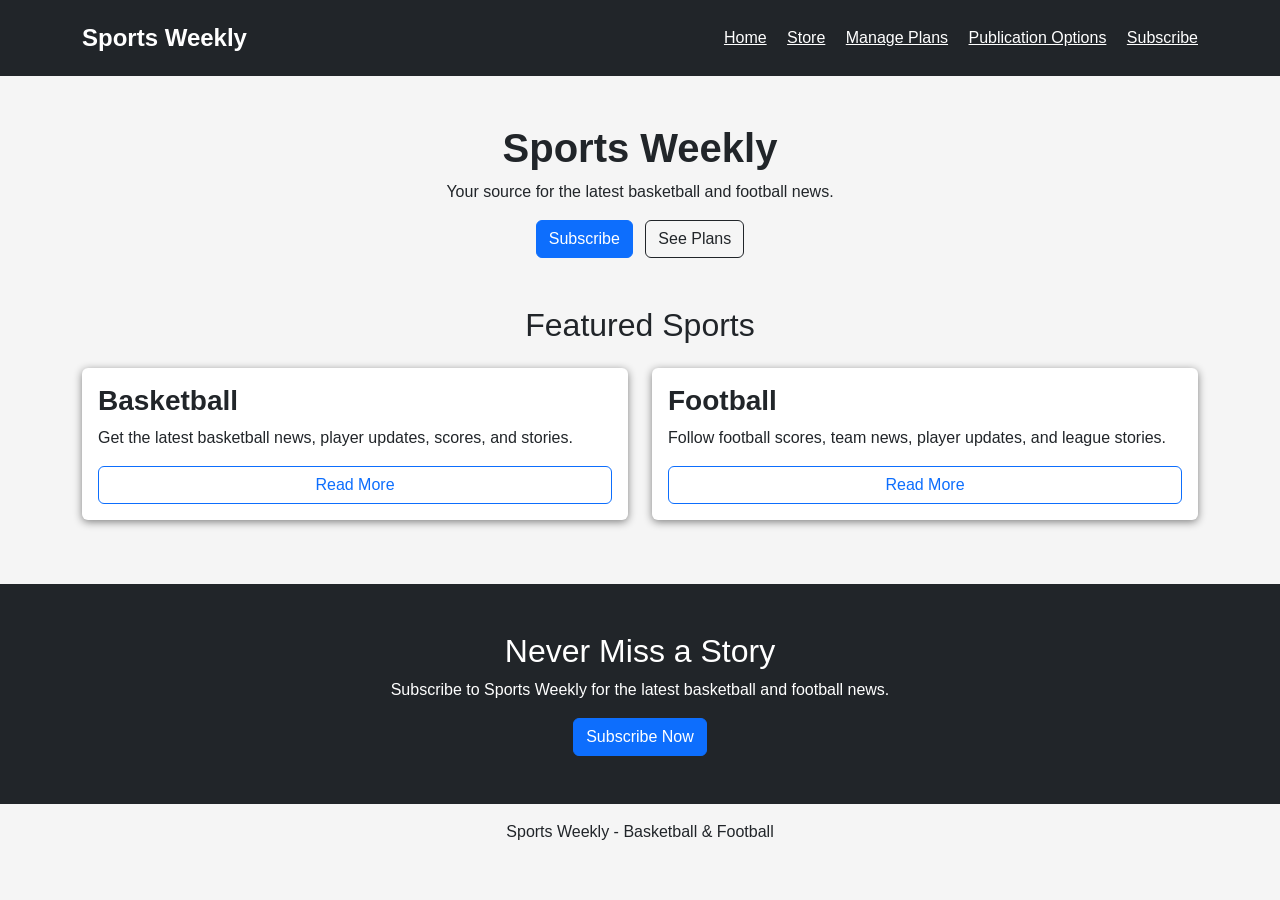
<file: index.html>
<!DOCTYPE html>
<html lang="en">

<head>
    <meta charset="UTF-8">
    <meta name="viewport" content="width=device-width, initial-scale=1.0">

    <title>Sports Weekly</title>

    <!-- Bootstrap -->
    <link href="https://cdn.jsdelivr.net/npm/bootstrap@5.3.3/dist/css/bootstrap.min.css" rel="stylesheet">

    <!-- Our CSS -->
    <link rel="stylesheet" href="style.css">
</head>

<body>

    <!-- Navigation -->
    <nav class="navbar navbar-dark bg-dark">
        <div class="container">
            <a class="navbar-brand" href="index.html">Sports Weekly</a>

            <div>
                <a class="text-white me-3" href="index.html">Home</a>
                <a class="text-white me-3" href="store.html">Store</a>
                <a class="text-white me-3" href="products.html">Manage Plans</a>
                <a class="text-white me-3" href="options.html">Publication Options</a>
                <a class="text-white" href="signup.html">Subscribe</a>
            </div>
        </div>
    </nav>


    <!-- Main Heading -->
    <div class="container text-center py-5">

        <h1>Sports Weekly</h1>

        <p>
            Your source for the latest basketball and football news.
        </p>

        <a href="signup.html" class="btn btn-primary">
            Subscribe
        </a>

        <a href="store.html" class="btn btn-outline-dark ms-2">
            See Plans
        </a>

    </div>


    <!-- Sports Sections -->
    <div class="container pb-5">

        <h2 class="text-center mb-4">Featured Sports</h2>

        <div class="row">

            <!-- Basketball -->
            <div class="col-md-6 mb-3">

                <div class="card p-3">
                    <h3>Basketball</h3>

                    <p>
                        Get the latest basketball news,
                        player updates, scores, and stories.
                    </p>

                    <a href="signup.html" class="btn btn-outline-primary">
                        Read More
                    </a>
                </div>

            </div>


            <!-- Football -->
            <div class="col-md-6 mb-3">

                <div class="card p-3">
                    <h3>Football</h3>

                    <p>
                        Follow football scores, team news,
                        player updates, and league stories.
                    </p>

                    <a href="signup.html" class="btn btn-outline-primary">
                        Read More
                    </a>
                </div>

            </div>

        </div>

    </div>


    <!-- Subscribe Section -->
    <div class="bg-dark text-white text-center p-5">

        <h2>Never Miss a Story</h2>

        <p>
            Subscribe to Sports Weekly for the latest basketball
            and football news.
        </p>

        <a href="signup.html" class="btn btn-primary">
            Subscribe Now
        </a>

    </div>


    <!-- Footer -->
    <footer class="text-center p-3">
        <p>Sports Weekly - Basketball & Football</p>
    </footer>

</body>

</html>
</file>
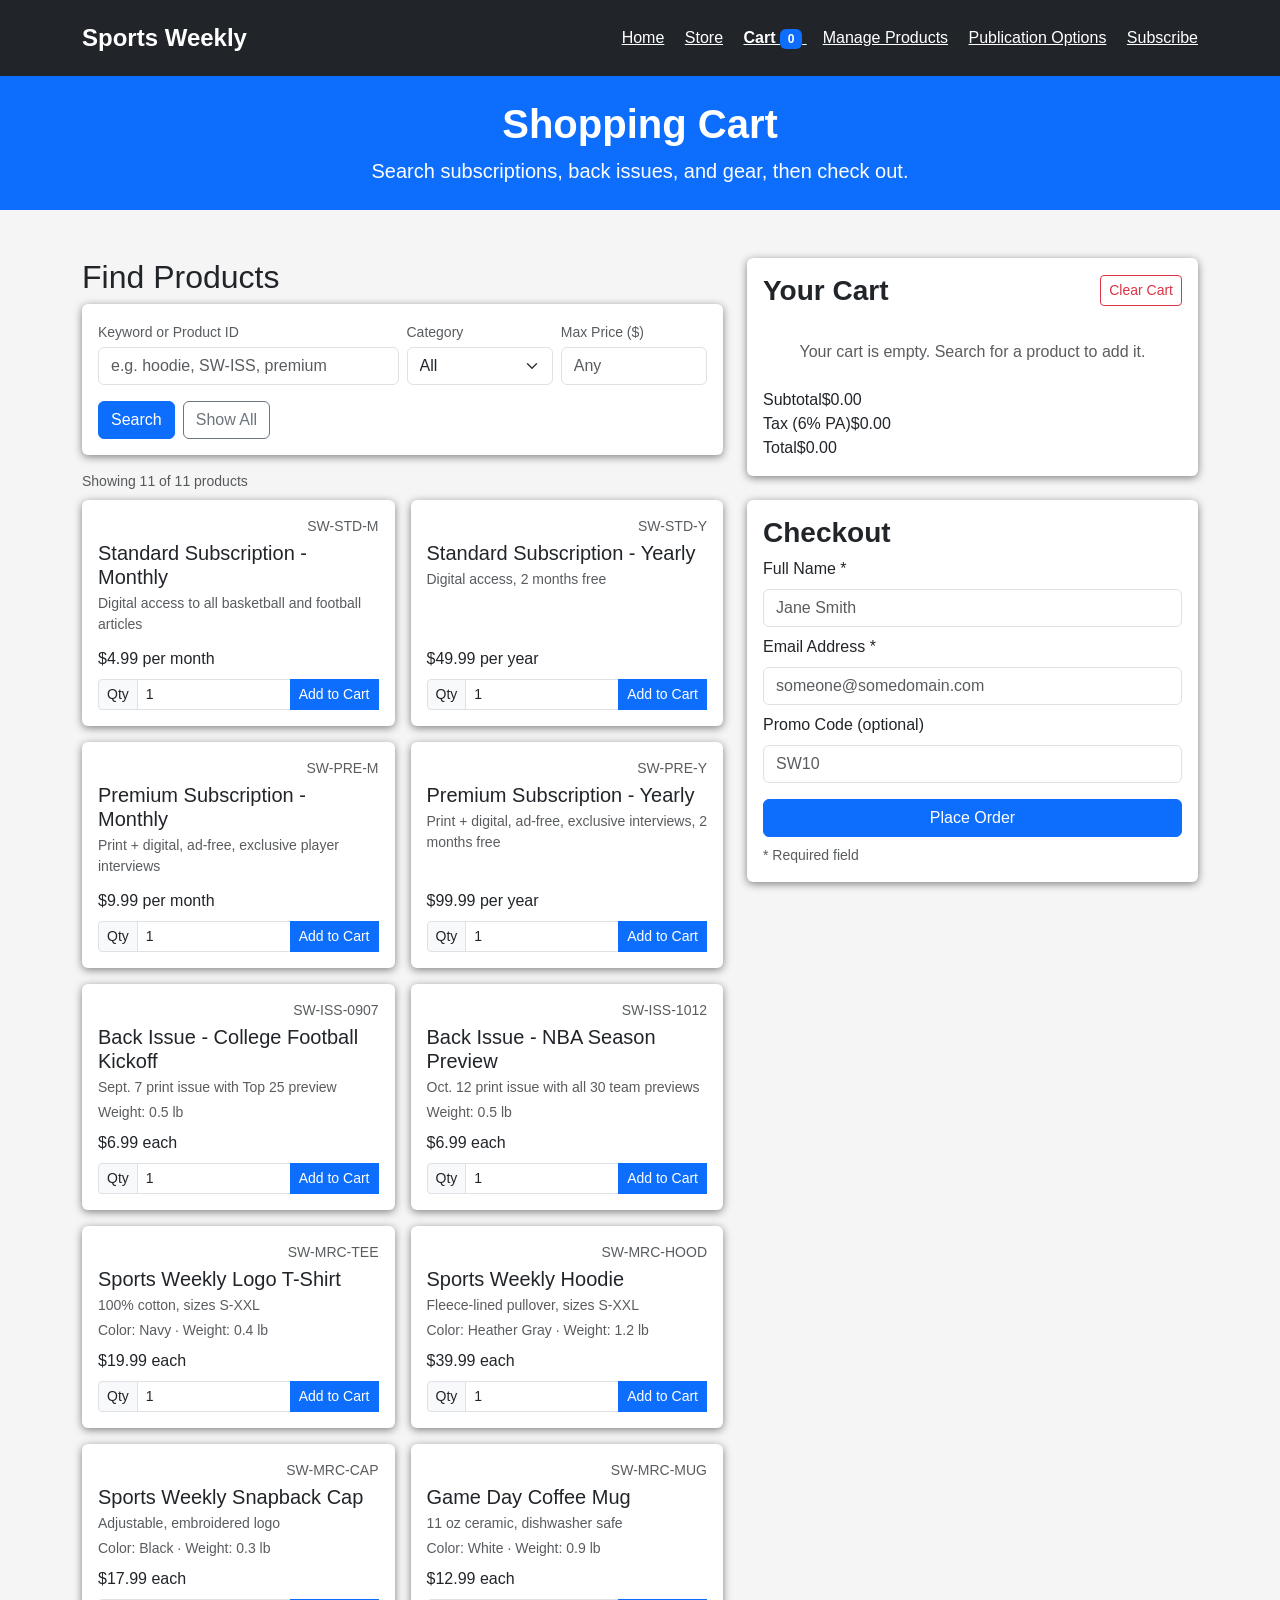
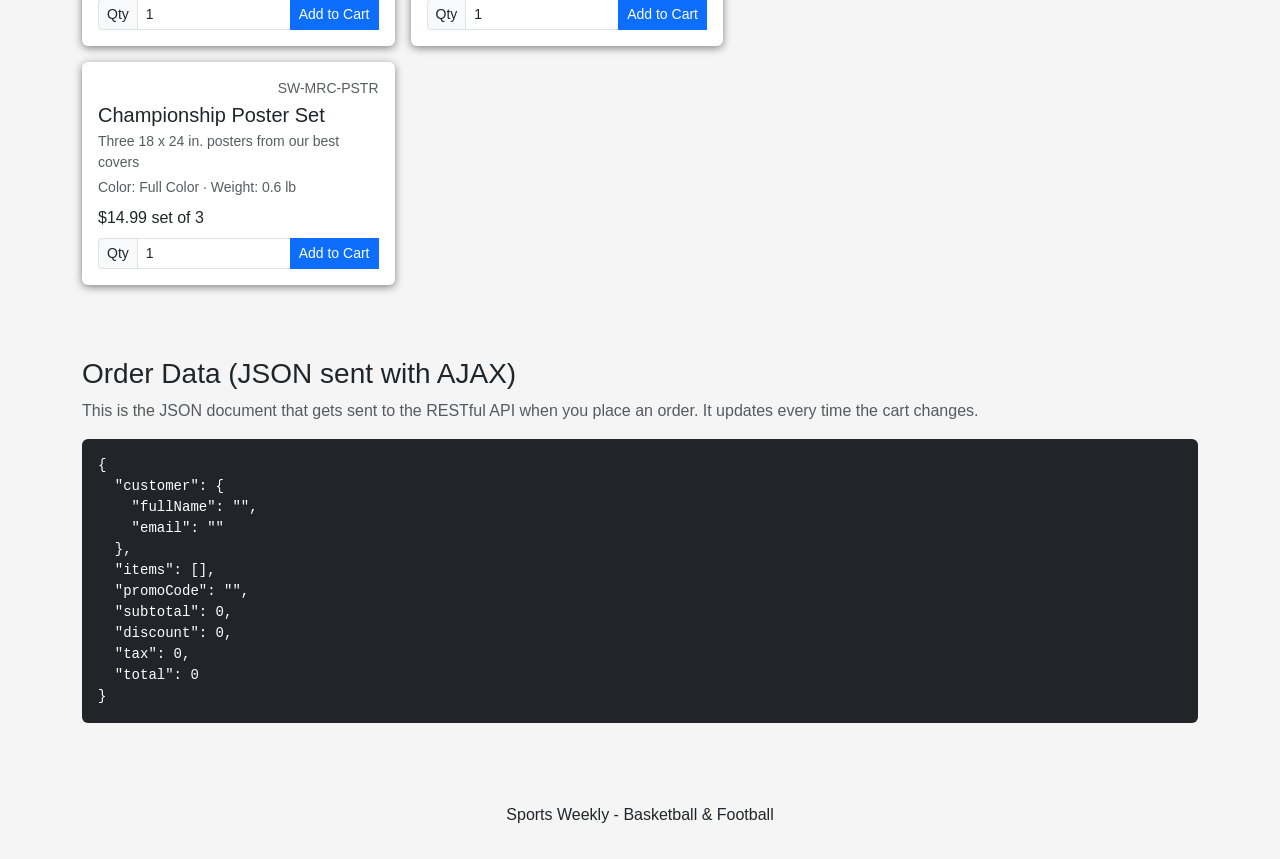
<file: cart.html>
<!DOCTYPE html>
<html lang="en">

<head>
    <meta charset="UTF-8">
    <meta name="viewport" content="width=device-width, initial-scale=1.0">

    <title>Shopping Cart - Sports Weekly</title>

    <link href="https://cdn.jsdelivr.net/npm/bootstrap@5.3.3/dist/css/bootstrap.min.css" rel="stylesheet">

    <link rel="stylesheet" href="style.css">
</head>

<body>


    <nav class="navbar navbar-dark bg-dark">
        <div class="container">
            <a class="navbar-brand" href="index.html">Sports Weekly</a>

            <div class="nav-links">
                <a class="text-white me-3" href="index.html">Home</a>
                <a class="text-white me-3" href="store.html">Store</a>
                <a class="text-white me-3 active-link" href="cart.html">
                    Cart <span id="cartCount" class="badge bg-primary">0</span>
                </a>
                <a class="text-white me-3" href="products.html">Manage Products</a>
                <a class="text-white me-3" href="options.html">Publication Options</a>
                <a class="text-white" href="signup.html">Subscribe</a>
            </div>
        </div>
    </nav>


    <div class="store-banner text-white text-center py-4">
        <div class="container">
            <h1>Shopping Cart</h1>
            <p class="lead mb-0">Search subscriptions, back issues, and gear, then check out.</p>
        </div>
    </div>


    <div class="container py-5">

        <div id="loadError" class="alert alert-danger d-none" role="alert"></div>

        <div class="row">

            <div class="col-lg-7 mb-4">

                <h2 class="section-title">Find Products</h2>

                <form id="searchForm" class="card form-card p-3 mb-3" novalidate>
                    <div class="row g-2">
                        <div class="col-md-6">
                            <label for="searchText" class="form-label small text-muted mb-1">Keyword or Product ID</label>
                            <input type="text" class="form-control" id="searchText" placeholder="e.g. hoodie, SW-ISS, premium">
                            <div class="invalid-feedback" id="searchTextError"></div>
                        </div>
                        <div class="col-md-3 col-6">
                            <label for="searchCategory" class="form-label small text-muted mb-1">Category</label>
                            <select class="form-select" id="searchCategory">
                                <option value="All">All</option>
                                <option value="Subscription">Subscription</option>
                                <option value="Back Issue">Back Issue</option>
                                <option value="Merchandise">Merchandise</option>
                            </select>
                        </div>
                        <div class="col-md-3 col-6">
                            <label for="maxPrice" class="form-label small text-muted mb-1">Max Price ($)</label>
                            <input type="text" class="form-control" id="maxPrice" placeholder="Any">
                            <div class="invalid-feedback" id="maxPriceError"></div>
                        </div>
                    </div>

                    <div class="d-flex gap-2 mt-3">
                        <button type="submit" class="btn btn-primary">Search</button>
                        <button type="button" id="showAllBtn" class="btn btn-outline-secondary">Show All</button>
                    </div>
                </form>

                <p id="resultCount" class="text-muted small mb-2"></p>

                <div id="productResults" class="row g-3"></div>

            </div>



            <div class="col-lg-5">

                <div class="cart-panel">

                    <div class="card form-card p-3 mb-4">

                        <div class="d-flex justify-content-between align-items-center mb-2">
                            <h3 class="mb-0">Your Cart</h3>
                            <button id="clearCartBtn" class="btn btn-sm btn-outline-danger">Clear Cart</button>
                        </div>

                        <div id="cartMessage" class="alert d-none py-2 small" role="alert"></div>

                        <p id="emptyCart" class="text-muted text-center my-4">Your cart is empty. Search for a product to add it.</p>

                        <div class="table-responsive">
                            <table class="table table-sm align-middle mb-2" id="cartTable">
                                <thead>
                                    <tr>
                                        <th>Item</th>
                                        <th class="qty-col">Qty</th>
                                        <th class="text-end">Total</th>
                                        <th></th>
                                    </tr>
                                </thead>
                                <tbody id="cartTableBody"></tbody>
                            </table>
                        </div>

                        <!-- Totals -->
                        <ul class="list-unstyled cart-totals mb-0">
                            <li><span>Subtotal</span><span id="subtotal">$0.00</span></li>
                            <li id="discountRow" class="text-success d-none"><span>Promo (10% off)</span><span id="discount">-$0.00</span></li>
                            <li><span>Tax (6% PA)</span><span id="tax">$0.00</span></li>
                            <li class="cart-total"><span>Total</span><span id="total">$0.00</span></li>
                        </ul>

                    </div>


                    <div class="card form-card p-3">

                        <h3>Checkout</h3>

                        <div id="checkoutMessage" class="alert d-none" role="alert"></div>

                        <form id="checkoutForm" novalidate>

                            <div class="mb-2">
                                <label for="custName" class="form-label">Full Name *</label>
                                <input type="text" class="form-control" id="custName" placeholder="Jane Smith">
                                <div class="invalid-feedback" id="custNameError"></div>
                            </div>

                            <div class="mb-2">
                                <label for="custEmail" class="form-label">Email Address *</label>
                                <input type="text" class="form-control" id="custEmail" placeholder="someone@somedomain.com">
                                <div class="invalid-feedback" id="custEmailError"></div>
                            </div>

                            <div class="mb-3">
                                <label for="promoCode" class="form-label">Promo Code (optional)</label>
                                <input type="text" class="form-control" id="promoCode" placeholder="SW10">
                                <div class="invalid-feedback" id="promoCodeError"></div>
                            </div>

                            <button type="submit" id="placeOrderBtn" class="btn btn-primary w-100">
                                Place Order
                            </button>

                            <p class="text-muted small mt-2 mb-0">* Required field</p>

                        </form>

                    </div>

                </div>

            </div>

        </div>

        <div class="mt-5">
            <h3>Order Data (JSON sent with AJAX)</h3>
            <p class="text-muted">
                This is the JSON document that gets sent to the RESTful API when you place an order.
                It updates every time the cart changes.
            </p>
            <pre id="orderJson" class="bg-dark text-white p-3 rounded json-box"></pre>
        </div>

    </div>



    <footer class="text-center p-3">
        <p>Sports Weekly - Basketball & Football</p>
    </footer>


    <script src="https://code.jquery.com/jquery-3.7.1.min.js"></script>

    <script src="cart.js"></script>

</body>

</html>
</file>
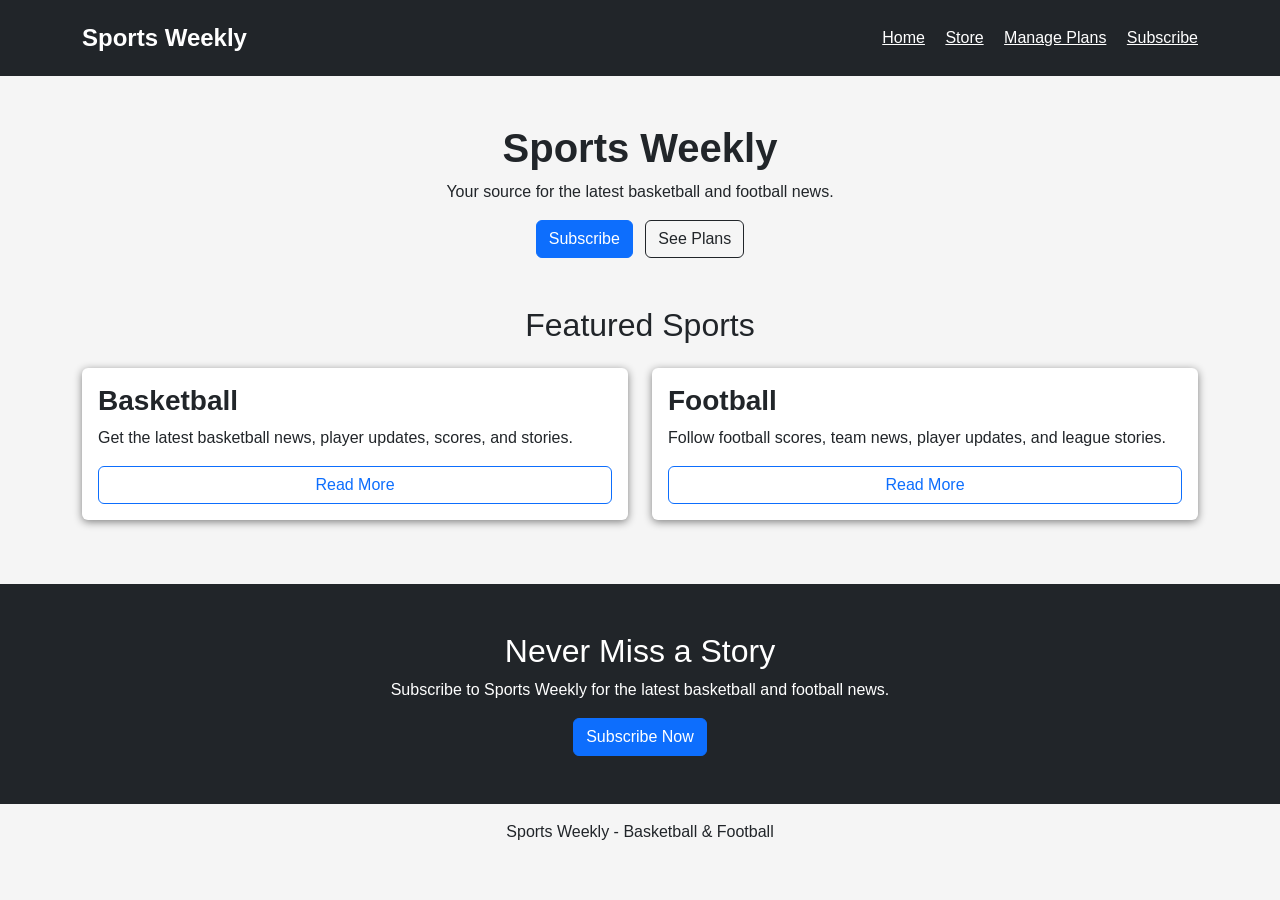
<file: index .html>
<!DOCTYPE html>
<html lang="en">

<head>
    <meta charset="UTF-8">
    <meta name="viewport" content="width=device-width, initial-scale=1.0">

    <title>Sports Weekly</title>

    <!-- Bootstrap -->
    <link href="https://cdn.jsdelivr.net/npm/bootstrap@5.3.3/dist/css/bootstrap.min.css" rel="stylesheet">

    <!-- Our CSS -->
    <link rel="stylesheet" href="style.css">
</head>

<body>

    <!-- Navigation -->
    <nav class="navbar navbar-dark bg-dark">
        <div class="container">
            <a class="navbar-brand" href="index.html">Sports Weekly</a>

            <div>
                <a class="text-white me-3" href="index.html">Home</a>
                <a class="text-white me-3" href="store.html">Store</a>
                <a class="text-white me-3" href="products.html">Manage Plans</a>
                <a class="text-white" href="signup.html">Subscribe</a>
            </div>
        </div>
    </nav>


    <!-- Main Heading -->
    <div class="container text-center py-5">

        <h1>Sports Weekly</h1>

        <p>
            Your source for the latest basketball and football news.
        </p>

        <a href="signup.html" class="btn btn-primary">
            Subscribe
        </a>

        <a href="store.html" class="btn btn-outline-dark ms-2">
            See Plans
        </a>

    </div>


    <!-- Sports Sections -->
    <div class="container pb-5">

        <h2 class="text-center mb-4">Featured Sports</h2>

        <div class="row">

            <!-- Basketball -->
            <div class="col-md-6 mb-3">

                <div class="card p-3">
                    <h3>Basketball</h3>

                    <p>
                        Get the latest basketball news,
                        player updates, scores, and stories.
                    </p>

                    <a href="signup.html" class="btn btn-outline-primary">
                        Read More
                    </a>
                </div>

            </div>


            <!-- Football -->
            <div class="col-md-6 mb-3">

                <div class="card p-3">
                    <h3>Football</h3>

                    <p>
                        Follow football scores, team news,
                        player updates, and league stories.
                    </p>

                    <a href="signup.html" class="btn btn-outline-primary">
                        Read More
                    </a>
                </div>

            </div>

        </div>

    </div>


    <!-- Subscribe Section -->
    <div class="bg-dark text-white text-center p-5">

        <h2>Never Miss a Story</h2>

        <p>
            Subscribe to Sports Weekly for the latest basketball
            and football news.
        </p>

        <a href="signup.html" class="btn btn-primary">
            Subscribe Now
        </a>

    </div>


    <!-- Footer -->
    <footer class="text-center p-3">
        <p>Sports Weekly - Basketball & Football</p>
    </footer>

</body>

</html>
</file>
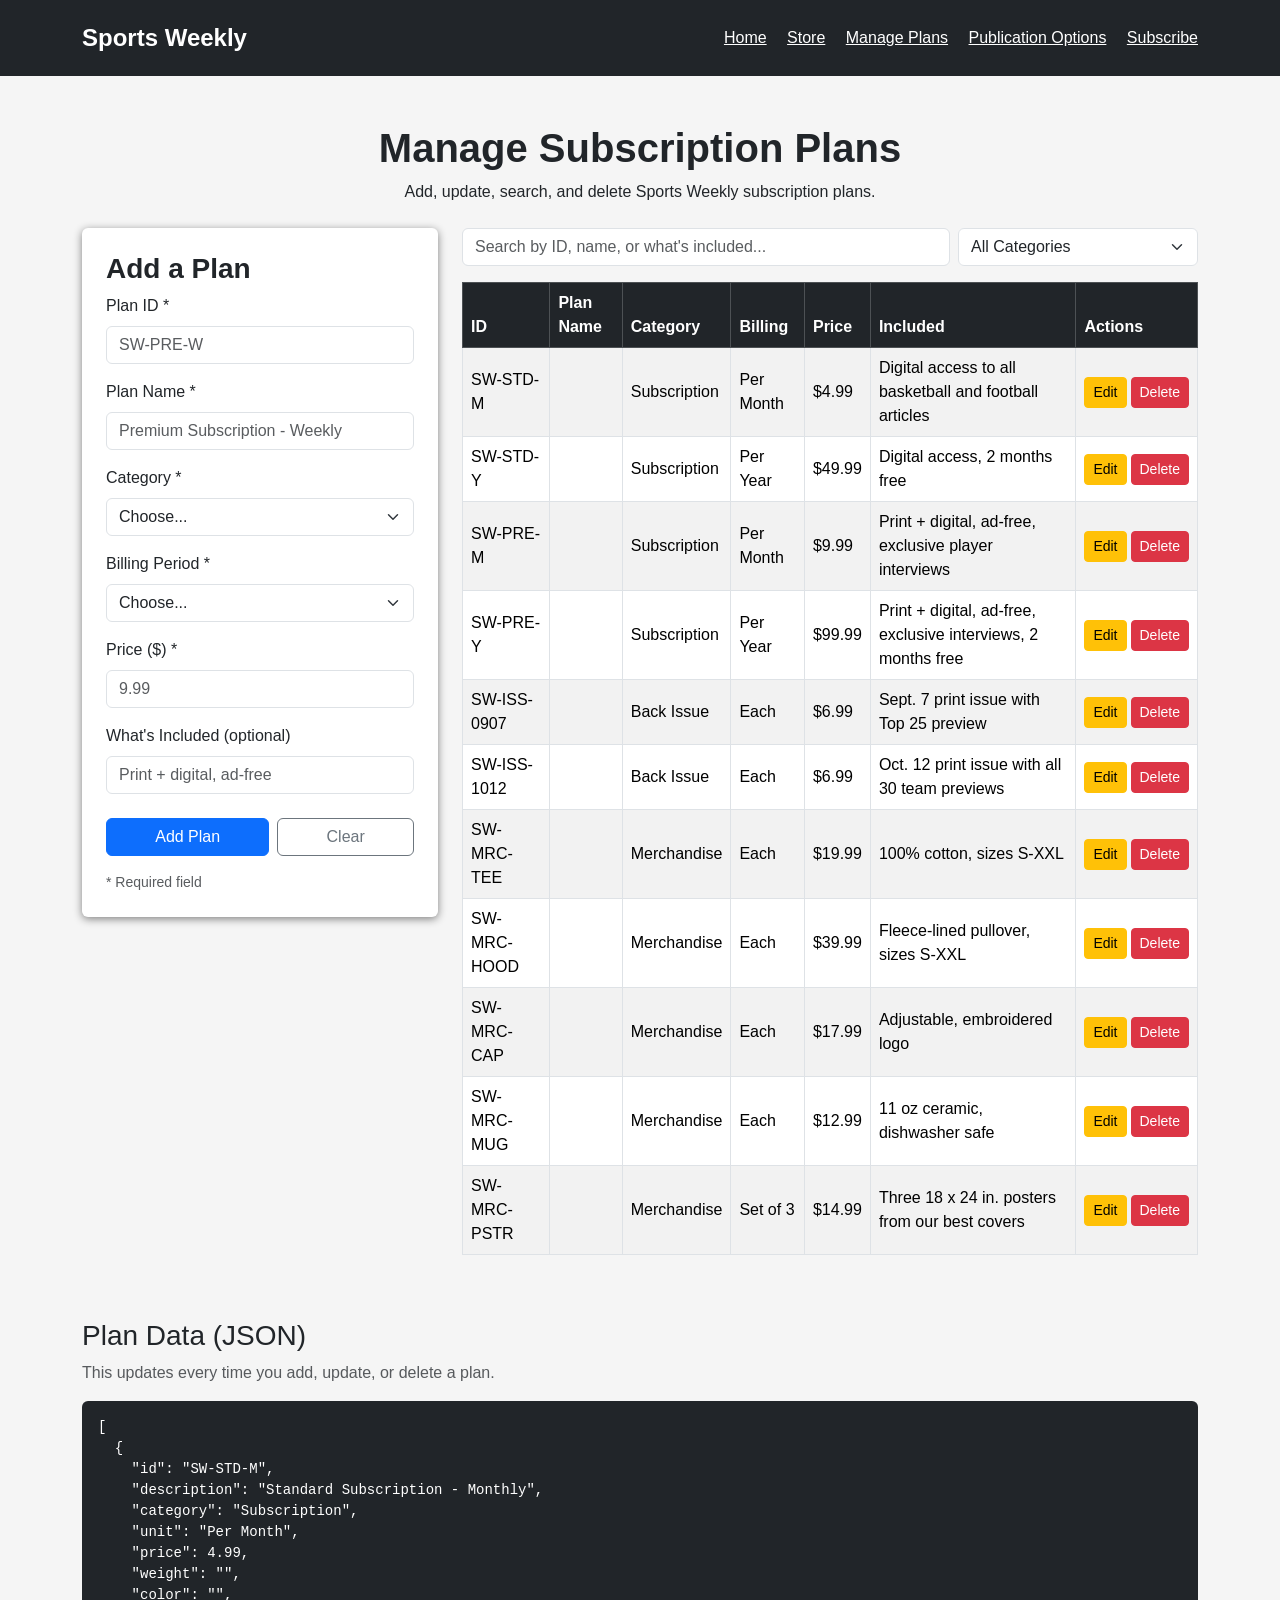
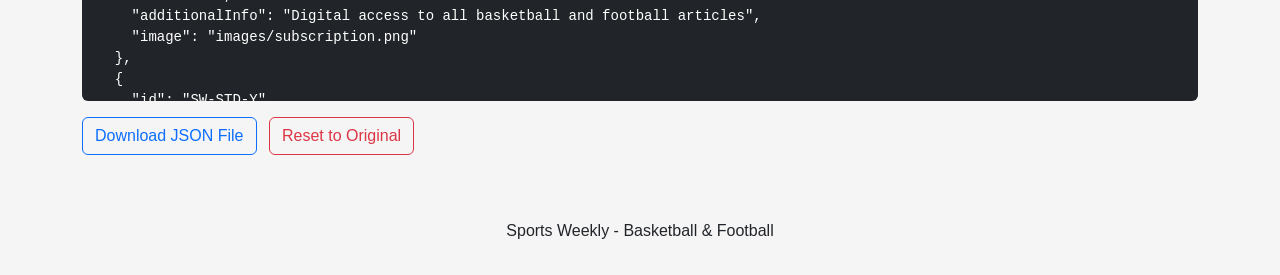
<file: products.html>
<!DOCTYPE html>
<html lang="en">

<head>
    <meta charset="UTF-8">
    <meta name="viewport" content="width=device-width, initial-scale=1.0">

    <title>Manage Plans - Sports Weekly</title>

    <!-- Bootstrap -->
    <link href="https://cdn.jsdelivr.net/npm/bootstrap@5.3.3/dist/css/bootstrap.min.css" rel="stylesheet">

    <!-- Our CSS -->
    <link rel="stylesheet" href="style.css">
</head>

<body>

    <!-- Navigation -->
    <nav class="navbar navbar-dark bg-dark">
        <div class="container">
            <a class="navbar-brand" href="index.html">Sports Weekly</a>

            <div>
                <a class="text-white me-3" href="index.html">Home</a>
                <a class="text-white me-3" href="store.html">Store</a>
                <a class="text-white me-3" href="products.html">Manage Plans</a>
                <a class="text-white me-3" href="options.html">Publication Options</a>
                <a class="text-white" href="signup.html">Subscribe</a>
            </div>
        </div>
    </nav>


    <div class="container py-5">

        <div class="text-center mb-4">
            <h1>Manage Subscription Plans</h1>
            <p>Add, update, search, and delete Sports Weekly subscription plans.</p>
        </div>

        <div class="row">

            <!-- ========== Add / Update Form ========== -->
            <div class="col-lg-4 mb-4">

                <div class="card form-card p-4">

                    <h3 id="formTitle">Add a Plan</h3>

                    <!-- Success message (green) -->
                    <div id="successMessage" class="alert alert-success d-none" role="alert"></div>

                    <form id="productForm" novalidate>

                        <!-- Plan ID -->
                        <div class="mb-3">
                            <label for="productId" class="form-label">Plan ID *</label>
                            <input type="text" class="form-control" id="productId" placeholder="SW-PRE-W">
                            <div class="invalid-feedback" id="productIdError"></div>
                        </div>

                        <!-- Title / Description -->
                        <div class="mb-3">
                            <label for="title" class="form-label">Plan Name *</label>
                            <input type="text" class="form-control" id="title" placeholder="Premium Subscription - Weekly">
                            <div class="invalid-feedback" id="titleError"></div>
                        </div>

                        <!-- Category -->
                        <div class="mb-3">
                            <label for="category" class="form-label">Category *</label>
                            <select class="form-select" id="category">
                                <option value="">Choose...</option>
                                <option value="Standard">Standard</option>
                                <option value="Premium">Premium</option>
                            </select>
                            <div class="invalid-feedback" id="categoryError"></div>
                        </div>

                        <!-- Unit of Measure -->
                        <div class="mb-3">
                            <label for="unit" class="form-label">Billing Period *</label>
                            <select class="form-select" id="unit">
                                <option value="">Choose...</option>
                                <option value="Per Week">Per Week</option>
                                <option value="Per Month">Per Month</option>
                                <option value="Per Year">Per Year</option>
                            </select>
                            <div class="invalid-feedback" id="unitError"></div>
                        </div>

                        <!-- Price -->
                        <div class="mb-3">
                            <label for="price" class="form-label">Price ($) *</label>
                            <input type="text" class="form-control" id="price" placeholder="9.99">
                            <div class="invalid-feedback" id="priceError"></div>
                        </div>

                        <!-- Additional Info (optional) -->
                        <div class="mb-4">
                            <label for="additionalInfo" class="form-label">What's Included (optional)</label>
                            <input type="text" class="form-control" id="additionalInfo" placeholder="Print + digital, ad-free">
                        </div>

                        <div class="d-grid gap-2 d-sm-flex">
                            <button type="submit" id="saveBtn" class="btn btn-primary flex-sm-fill">Add Plan</button>
                            <button type="button" id="cancelBtn" class="btn btn-outline-secondary flex-sm-fill">Clear</button>
                        </div>

                        <p class="text-muted small mt-3 mb-0">* Required field</p>

                    </form>

                </div>

            </div>


            <!-- ========== Plans Table + Search ========== -->
            <div class="col-lg-8">

                <!-- Search and filter (jQuery) -->
                <div class="row g-2 mb-3">
                    <div class="col-sm-8">
                        <input type="text" class="form-control" id="searchBox" placeholder="Search by ID, name, or what's included...">
                    </div>
                    <div class="col-sm-4">
                        <select class="form-select" id="categoryFilter">
                            <option value="All">All Categories</option>
                            <option value="Standard">Standard</option>
                            <option value="Premium">Premium</option>
                        </select>
                    </div>
                </div>

                <div class="table-responsive">
                    <table class="table table-striped table-bordered bg-white align-middle">
                        <thead class="table-dark">
                            <tr>
                                <th>ID</th>
                                <th>Plan Name</th>
                                <th>Category</th>
                                <th>Billing</th>
                                <th>Price</th>
                                <th>Included</th>
                                <th>Actions</th>
                            </tr>
                        </thead>
                        <tbody id="productTableBody"></tbody>
                    </table>
                </div>

                <p id="noResults" class="text-center text-muted d-none">No plans match your search.</p>

            </div>

        </div>


       
        <div class="mt-5">

            <h3>Plan Data (JSON)</h3>
            <p class="text-muted">This updates every time you add, update, or delete a plan.</p>

            <pre id="jsonOutput" class="bg-dark text-white p-3 rounded"></pre>

            <button id="downloadBtn" class="btn btn-outline-primary">
                Download JSON File
            </button>

            <button id="resetBtn" class="btn btn-outline-danger ms-2">
                Reset to Original
            </button>

        </div>

    </div>


   
    <footer class="text-center p-3">
        <p>Sports Weekly - Basketball & Football</p>
    </footer>

   
    <script src="https://code.jquery.com/jquery-3.7.1.min.js"></script>

    
    <script src="products.js"></script>

</body>

</html>
</file>
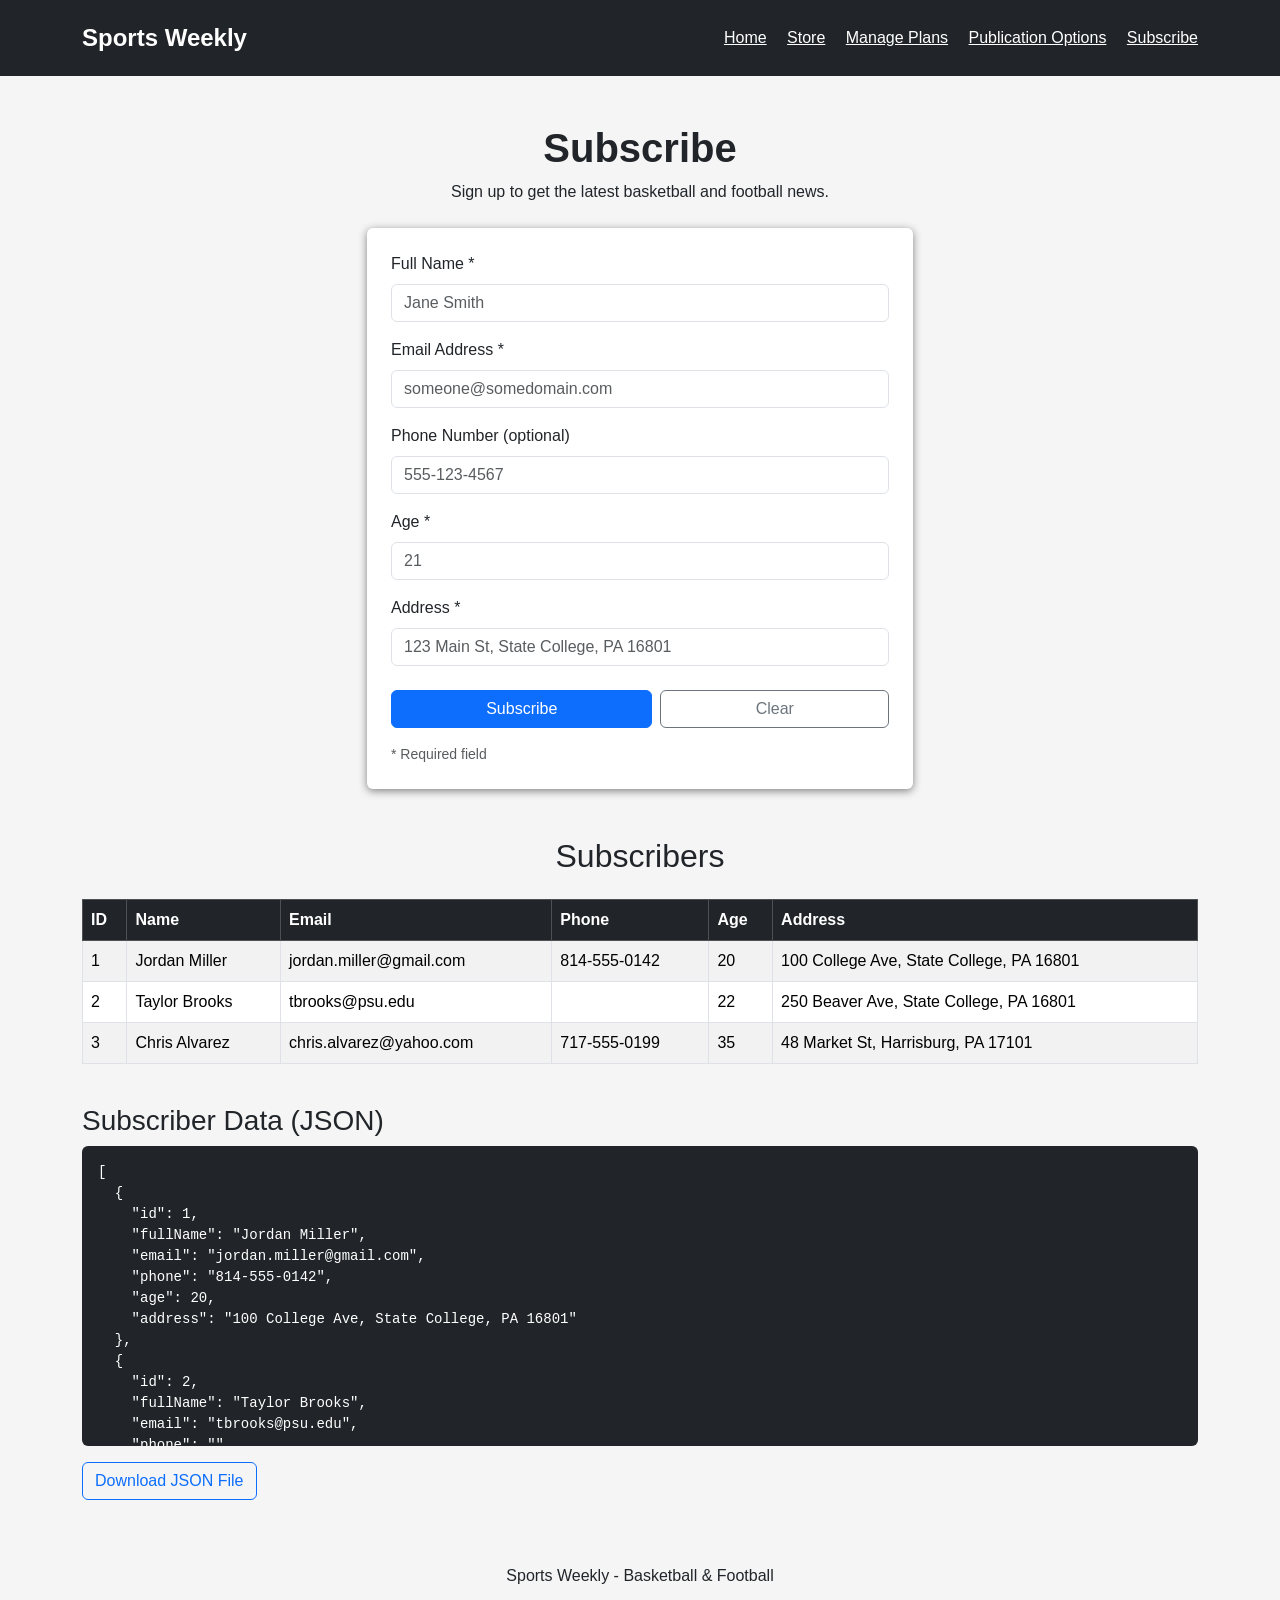
<file: signup.html>
<!DOCTYPE html>
<html lang="en">
 
<head>
    <meta charset="UTF-8">
    <meta name="viewport" content="width=device-width, initial-scale=1.0">
 
    <title>Subscribe - Sports Weekly</title>
 
 
    <link href="https://cdn.jsdelivr.net/npm/bootstrap@5.3.3/dist/css/bootstrap.min.css" rel="stylesheet">
 
    
    <link rel="stylesheet" href="style.css">
</head>
 
<body>
 
    
    <nav class="navbar navbar-dark bg-dark">
        <div class="container">
            <a class="navbar-brand" href="index.html">Sports Weekly</a>
 
            <div>
                <a class="text-white me-3" href="index.html">Home</a>
                <a class="text-white me-3" href="store.html">Store</a>
                <a class="text-white me-3" href="products.html">Manage Plans</a>
                <a class="text-white me-3" href="options.html">Publication Options</a>
                <a class="text-white" href="signup.html">Subscribe</a>
            </div>
        </div>
    </nav>
 
 
    <!-- Sign-Up Form -->
    <div class="container py-5">
 
        <div class="text-center mb-4">
            <h1>Subscribe</h1>
            <p>Sign up to get the latest basketball and football news.</p>
        </div>
 
        <div class="row justify-content-center">
            <div class="col-lg-6 col-md-8">
 
                <div class="card signup-card p-4">
 
                  
                    <div id="successMessage" class="alert alert-success d-none" role="alert"></div>
 
                   
                    <form id="signupForm" novalidate>
 
                        
                        <div class="mb-3">
                            <label for="fullName" class="form-label">Full Name *</label>
                            <input type="text" class="form-control" id="fullName" placeholder="Jane Smith">
                            <div class="invalid-feedback" id="fullNameError"></div>
                        </div>
 
                        
                        <div class="mb-3">
                            <label for="email" class="form-label">Email Address *</label>
                            <input type="text" class="form-control" id="email" placeholder="someone@somedomain.com">
                            <div class="invalid-feedback" id="emailError"></div>
                        </div>
 
                        <!-- Phone (optional) -->
                        <div class="mb-3">
                            <label for="phone" class="form-label">Phone Number (optional)</label>
                            <input type="text" class="form-control" id="phone" placeholder="555-123-4567">
                            <div class="invalid-feedback" id="phoneError"></div>
                        </div>
 
                        
                        <div class="mb-3">
                            <label for="age" class="form-label">Age *</label>
                            <input type="text" class="form-control" id="age" placeholder="21">
                            <div class="invalid-feedback" id="ageError"></div>
                        </div>
 
                       
                        <div class="mb-4">
                            <label for="address" class="form-label">Address *</label>
                            <input type="text" class="form-control" id="address" placeholder="123 Main St, State College, PA 16801">
                            <div class="invalid-feedback" id="addressError"></div>
                        </div>
 
                        <div class="d-grid gap-2 d-sm-flex">
                            <button type="submit" class="btn btn-primary flex-sm-fill">Subscribe</button>
                            <button type="reset" class="btn btn-outline-secondary flex-sm-fill">Clear</button>
                        </div>
 
                        <p class="text-muted small mt-3 mb-0">* Required field</p>
 
                    </form>
 
                </div>
 
            </div>
        </div>
 
 
        
        <div id="subscriberSection" class="d-none mt-5">
 
            <h2 class="text-center mb-4">Subscribers</h2>
 
            <div class="table-responsive">
                <table class="table table-striped table-bordered bg-white">
                    <thead class="table-dark">
                        <tr>
                            <th>ID</th>
                            <th>Name</th>
                            <th>Email</th>
                            <th>Phone</th>
                            <th>Age</th>
                            <th>Address</th>
                        </tr>
                    </thead>
                    <tbody id="subscriberTableBody"></tbody>
                </table>
            </div>
 
            <h3 class="mt-4">Subscriber Data (JSON)</h3>
            <pre id="jsonOutput" class="bg-dark text-white p-3 rounded"></pre>
 
            <button id="downloadBtn" class="btn btn-outline-primary">
                Download JSON File
            </button>
 
        </div>
 
    </div>
 
 

    <footer class="text-center p-3">
        <p>Sports Weekly - Basketball & Football</p>
    </footer>
 
    <script src="signup.js"></script>
 
</body>
 
</html>
</file>
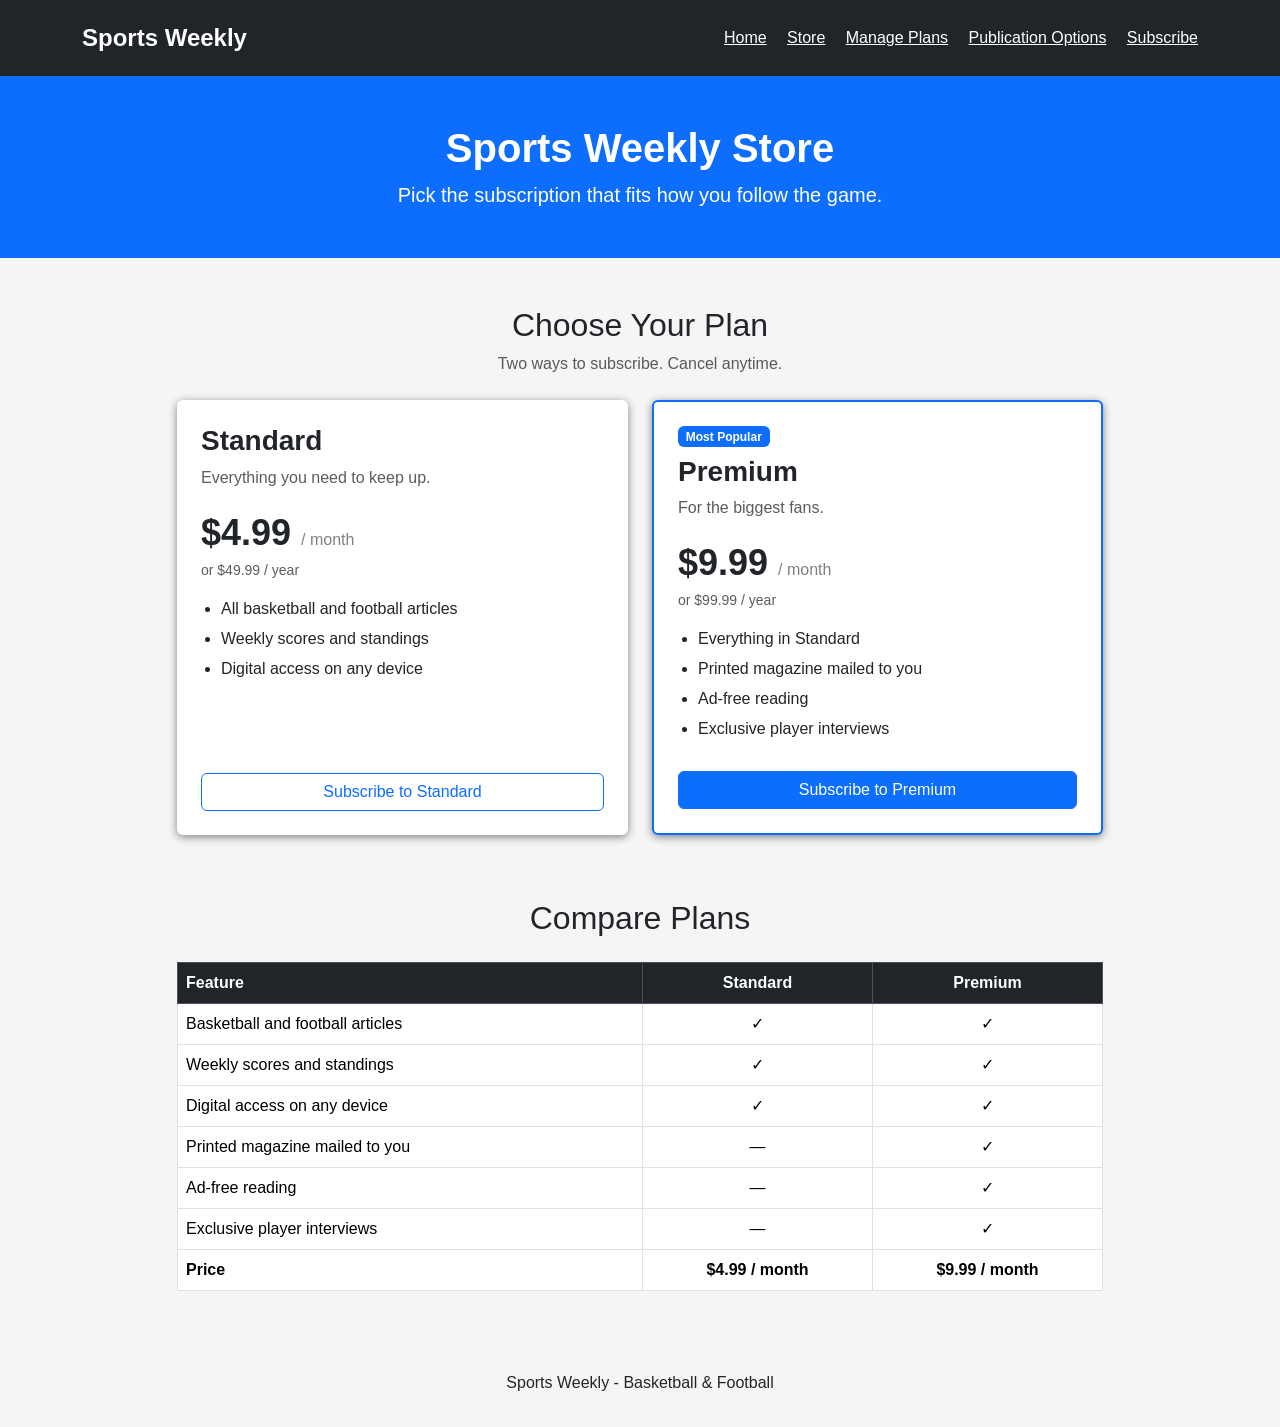
<file: store.html>
<!DOCTYPE html>
<html lang="en">

<head>
    <meta charset="UTF-8">
    <meta name="viewport" content="width=device-width, initial-scale=1.0">

    <title>Store - Sports Weekly</title>

    <!-- Bootstrap -->
    <link href="https://cdn.jsdelivr.net/npm/bootstrap@5.3.3/dist/css/bootstrap.min.css" rel="stylesheet">

    <!-- Our CSS -->
    <link rel="stylesheet" href="style.css">
</head>

<body>

    <!-- Navigation -->
    <nav class="navbar navbar-dark bg-dark">
        <div class="container">
            <a class="navbar-brand" href="index.html">Sports Weekly</a>

            <div>
                <a class="text-white me-3" href="index.html">Home</a>
                <a class="text-white me-3" href="store.html">Store</a>
                <a class="text-white me-3" href="products.html">Manage Plans</a>
                <a class="text-white me-3" href="options.html">Publication Options</a>
                <a class="text-white" href="signup.html">Subscribe</a>
            </div>
        </div>
    </nav>


    <!-- Store Banner -->
    <div class="store-banner text-white text-center py-5">
        <div class="container">
            <h1>Sports Weekly Store</h1>
            <p class="lead mb-0">Pick the subscription that fits how you follow the game.</p>
        </div>
    </div>


    <!-- Subscription Plans -->
    <div class="container py-5">

        <h2 class="text-center mb-2">Choose Your Plan</h2>
        <p class="text-center text-muted mb-4">Two ways to subscribe. Cancel anytime.</p>

        <div class="row justify-content-center">

            <!-- Standard Plan -->
            <div class="col-md-5 mb-3">

                <div class="card plan-card p-4 d-flex flex-column">
                    <h3>Standard</h3>
                    <p class="text-muted">Everything you need to keep up.</p>

                    <p class="price">$4.99 <span>/ month</span></p>
                    <p class="text-muted small">or $49.99 / year</p>

                    <ul class="plan-features">
                        <li>All basketball and football articles</li>
                        <li>Weekly scores and standings</li>
                        <li>Digital access on any device</li>
                    </ul>

                    <a href="signup.html" class="btn btn-outline-primary mt-auto">
                        Subscribe to Standard
                    </a>
                </div>

            </div>


            <!-- Premium Plan -->
            <div class="col-md-5 mb-3">

                <div class="card plan-card premium-plan p-4 d-flex flex-column">
                    <span class="badge bg-primary mb-2 align-self-start">Most Popular</span>
                    <h3>Premium</h3>
                    <p class="text-muted">For the biggest fans.</p>

                    <p class="price">$9.99 <span>/ month</span></p>
                    <p class="text-muted small">or $99.99 / year</p>

                    <ul class="plan-features">
                        <li>Everything in Standard</li>
                        <li>Printed magazine mailed to you</li>
                        <li>Ad-free reading</li>
                        <li>Exclusive player interviews</li>
                    </ul>

                    <a href="signup.html" class="btn btn-primary mt-auto">
                        Subscribe to Premium
                    </a>
                </div>

            </div>

        </div>

    </div>


    <!-- Compare Plans -->
    <div class="container pb-5">

        <h2 class="text-center mb-4">Compare Plans</h2>

        <div class="row justify-content-center">
            <div class="col-lg-10">
                <div class="table-responsive">
                    <table class="table table-bordered bg-white text-center align-middle">
                        <thead class="table-dark">
                            <tr>
                                <th class="text-start">Feature</th>
                                <th>Standard</th>
                                <th>Premium</th>
                            </tr>
                        </thead>
                        <tbody>
                            <tr>
                                <td class="text-start">Basketball and football articles</td>
                                <td>&#10003;</td>
                                <td>&#10003;</td>
                            </tr>
                            <tr>
                                <td class="text-start">Weekly scores and standings</td>
                                <td>&#10003;</td>
                                <td>&#10003;</td>
                            </tr>
                            <tr>
                                <td class="text-start">Digital access on any device</td>
                                <td>&#10003;</td>
                                <td>&#10003;</td>
                            </tr>
                            <tr>
                                <td class="text-start">Printed magazine mailed to you</td>
                                <td>&mdash;</td>
                                <td>&#10003;</td>
                            </tr>
                            <tr>
                                <td class="text-start">Ad-free reading</td>
                                <td>&mdash;</td>
                                <td>&#10003;</td>
                            </tr>
                            <tr>
                                <td class="text-start">Exclusive player interviews</td>
                                <td>&mdash;</td>
                                <td>&#10003;</td>
                            </tr>
                            <tr class="fw-bold">
                                <td class="text-start">Price</td>
                                <td>$4.99 / month</td>
                                <td>$9.99 / month</td>
                            </tr>
                        </tbody>
                    </table>
                </div>
            </div>
        </div>

    </div>


    <!-- Footer -->
    <footer class="text-center p-3">
        <p>Sports Weekly - Basketball & Football</p>
    </footer>

</body>

</html>
</file>
<file: style.css>
body {
    font-family: Arial, sans-serif;
    background-color: #f5f5f5;
}

.navbar {
    padding: 15px;
}

.navbar-brand {
    font-size: 24px;
    font-weight: bold;
}

.container h1 {
    font-size: 40px;
    font-weight: bold;
}

.card {
    height: 100%;
    border: none;
    box-shadow: 0 2px 8px gray;
    transition: transform 0.2s;
}

.card h3 {
    font-weight: bold;
}

.card:hover {
    transform: translateY(-3px);
}

.signup-card:hover,
.form-card:hover {
    transform: none;
}

.form-card {
    height: auto;
}

.store-banner {
    background-color: #0d6efd;
}

.store-banner h1 {
    color: white;
}


.plan-card .price {
    font-size: 36px;
    font-weight: bold;
    margin-bottom: 0;
}

.plan-card .price span {
    font-size: 16px;
    font-weight: normal;
    color: gray;
}

.plan-features {
    padding-left: 20px;
    margin-bottom: 24px;
}

.plan-features li {
    margin-bottom: 6px;
}

.premium-plan {
    border: 2px solid #0d6efd;
}
#jsonOutput {
    max-height: 300px;
    overflow: auto;
    font-size: 14px;
}

footer {
    background-color: #f5f5f5;
}

.json-box {
    max-height: 300px;
    overflow: auto;
    font-size: 14px;
}

.active-link {
    font-weight: bold;
    text-decoration: underline;
}
</file>
